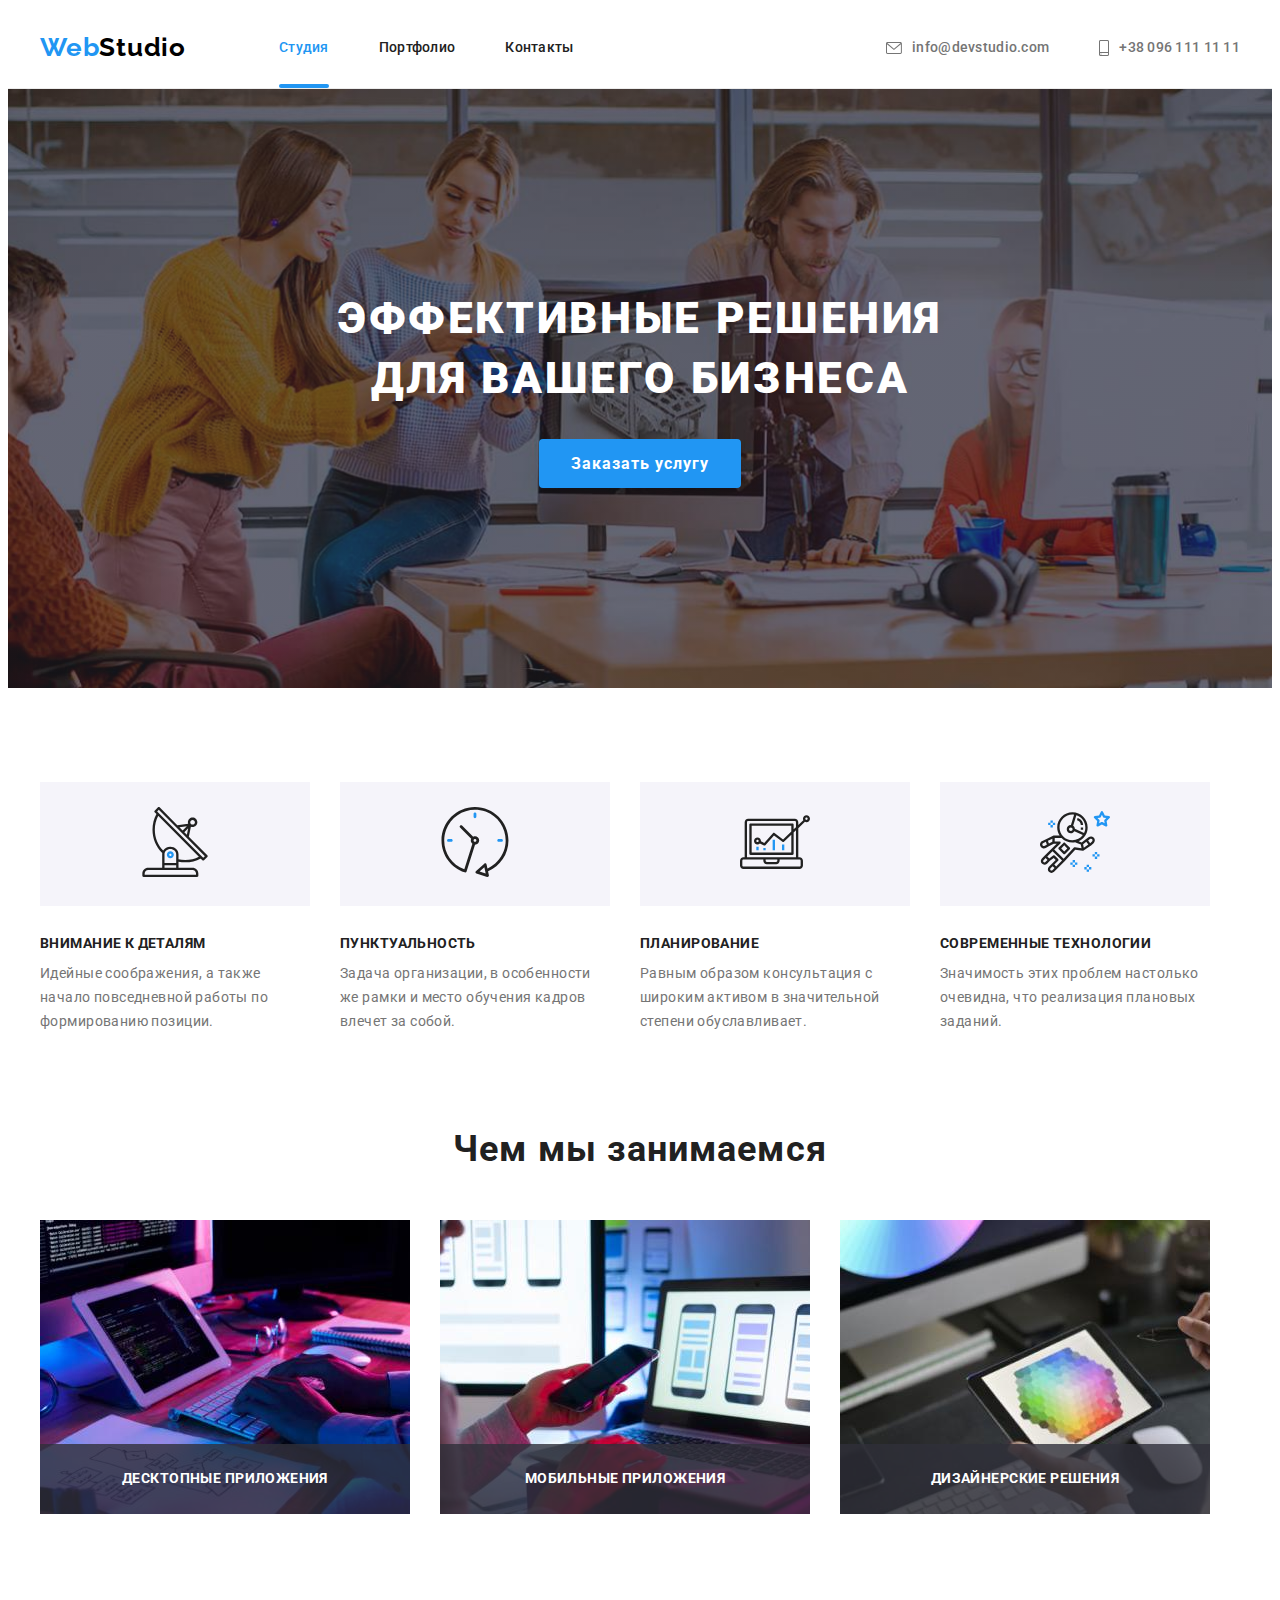
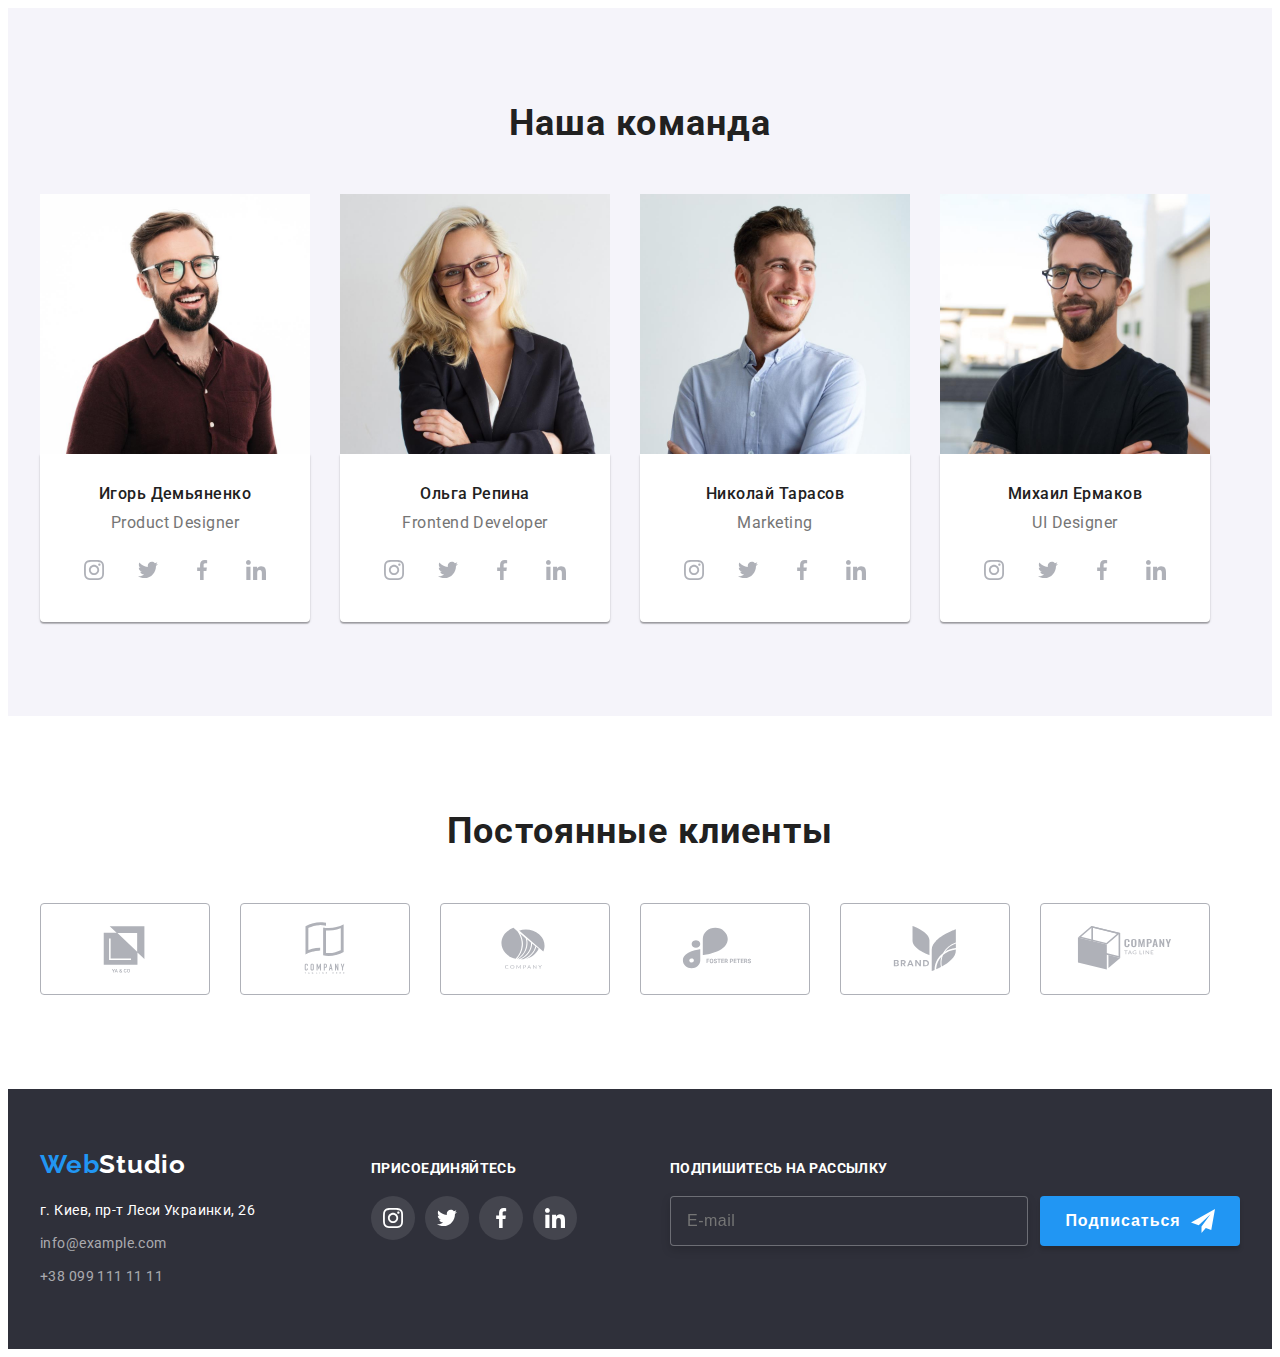
<file: index.html>
<!DOCTYPE html>
<html lang="ru">
  <head>
    <meta charset="UTF-8" />
    <meta http-equiv="X-UA-Compatible" content="IE=edge" />
    <meta name="viewport" content="width=device-width, initial-scale=1.0" />
    <title lang="en">WebStudio</title>
    <link rel="preconnect" href="https://fonts.googleapis.com" />
    <link rel="preconnect" href="https://fonts.gstatic.com" crossorigin />
    <link
      href="https://fonts.googleapis.com/css2?family=Raleway:wght@700&family=Roboto:wght@400;500;700;900&display=swap"
      rel="stylesheet"
    />
    <link
      rel="stylesheet"
      href="https://cdnjs.cloudflare.com/ajax/libs/modern-normalize/1.1.0/modern-normalize.min.css"
      integrity="sha512-wpPYUAdjBVSE4KJnH1VR1HeZfpl1ub8YT/NKx4PuQ5NmX2tKuGu6U/JRp5y+Y8XG2tV+wKQpNHVUX03MfMFn9Q=="
      crossorigin="anonymous"
      referrerpolicy="no-referrer"
    />
    <link rel="stylesheet" href="./css/main.min.css" />
  </head>
  <body>
    <header class="header">
      <div class="container header-container">
        <nav class="header-container__nav">
          <a class="logo header-container__logo link" href="#" lang="en"><span class="logo-first link">Web</span><span class="logo-second link">Studio</span></a>
          <ul class="list menu-list">
            <li class="menu-list__item"><a class="menu-list__link link current" href="#">Студия</a></li>
            <li class="menu-list__item"><a class="menu-list__link link" href="./portfolio.html">Портфолио</a></li>
            <li class="menu-list__item"><a class="menu-list__link link" href="#">Контакты</a></li>
          </ul>
        </nav>
        <ul class="list adress-list">
          <li class="adress-list__item">
            <a class="adress-list__link link" href="mailto:info@devstudio.com">
              <svg class="adress-list__icon" width="16" height="12">
                <use href="./images/icons.svg#icon-envelope"></use>
              </svg>info@devstudio.com
            </a>
          </li>
          <li class="adress-list__item">
            <a class="adress-list__link link" href="tel:+380961111111">
              <svg class="adress-list__icon" width="10" height="16">
                <use href="./images/icons.svg#icon-smartphone"></use>
              </svg>+38 096 111 11 11
            </a>
          </li>
        </ul>
      </div>
    </header>
    <main>
      <section class="hero">
        <div class="container">
          <h1 class="hero__main">Эффективные решения<br />для вашего бизнеса</h1>
          <button class="button hero__btn" type="button" data-modal-open>Заказать услугу</button>
        </div>
      </section>
      <section class="section">
        <div class="container">
          <h2 class="visually-hidden">Наши принцыпы</h2>
          <ul class="list advantage-list">
            <li class="advantage-list__item">
              <div class="advantage-list__icon">
                <svg width="70" height="70">
                  <use href="./images/icons.svg#icon-antenna"></use>
                </svg>
              </div>
              <h3 class="advantage-list__title link">Внимание к деталям</h3>
              <p class="advantage-list__text link">
                Идейные соображения, а также начало повседневной работы по
                формированию позиции.
              </p>
            </li>
            <li class="advantage-list__item">
              <div class="advantage-list__icon">
                <svg width="70" height="70">
                  <use href="./images/icons.svg#icon-clock"></use>
                </svg>
              </div>
              <h3 class="advantage-list__title link">Пунктуальность</h3>
              <p class="advantage-list__text link">
                Задача организации, в особенности же рамки и место обучения
                кадров влечет за собой.
              </p>
            </li>
            <li class="advantage-list__item">
              <div class="advantage-list__icon">
                <svg width="70" height="70">
                  <use href="./images/icons.svg#icon-diagram"></use>
                </svg>
              </div>
              <h3 class="advantage-list__title link">Планирование</h3>
              <p class="advantage-list__text link">
                Равным образом консультация с широким активом в значительной
                степени обуславливает.
              </p>
            </li>
            <li class="advantage-list__item">
              <div class="advantage-list__icon">
                <svg width="70" height="70">
                  <use href="./images/icons.svg#icon-astronaut"></use>
                </svg>
              </div>
              <h3 class="advantage-list__title link">Современные технологии</h3>
              <p class="advantage-list__text link">
                Значимость этих проблем настолько очевидна, что реализация
                плановых заданий.
              </p>
            </li>
          </ul>
        </div>
      </section>
      <section class="section works__section">
        <div class="container">
          <h2 class="works__title">Чем мы занимаемся</h2>
          <ul class="list works__list">
            <li class="works__item">
              <img src="./images/img1.jpg" alt="Работа на клавиатуре" width="370" height="294"/>
              <div class="works__desctop-text">
                <p class="works__text">Десктопные приложения</p>
              </div>
            </li>
            <li class="works__item">
              <img src="./images/img2.jpg" alt="Монитор" width="370" height="294"/>
              <div class="works__desctop-text">
                <p class="works__text">Мобильные приложения</p>
              </div>
            </li>
            <li class="works__item">
              <img src="./images/img3.jpg" alt="Планшет" width="370" height="294"/>
              <div class="works__desctop-text">
                <p class="works__text">Дизайнерские решения</p>
              </div>
            </li>
          </ul>
        </div>
      </section>
      <section class="section team__section">
        <div class="container">
          <h2 class="works__title">Наша команда</h2>
          <ul class="list team__list">
            <li class="team__item">
              <img src="./images/ИгорьДемьяненко.jpg" alt="Игорь Демьяненко" width="270" height="260"/>
              <div class="team__container">
                <h3 class="team__name">Игорь Демьяненко</h3>
                <p class="team__position" lang="en">Product Designer</p>
                <ul class="list social__list">
                  <li class="social__item">
                    <a href="" class="link social__link">
                      <svg class="social__icon" width="20" height="20">
                        <use href="./images/icons.svg#icon-instagram"></use>
                      </svg>
                    </a>
                  </li>
                  <li class="social__item">
                    <a href="" class="link social__link">
                      <svg class="social__icon" width="20" height="20">
                        <use href="./images/icons.svg#icon-twitter"></use>
                      </svg>
                    </a>
                  </li>
                  <li class="social__item">
                    <a href="" class="link social__link">
                      <svg class="social__icon" width="20" height="20">
                        <use href="./images/icons.svg#icon-facebook"></use>
                      </svg>
                    </a>
                  </li>
                  <li class="social__item">
                    <a href="" class="link social__link">
                      <svg class="social__icon" width="20" height="20">
                        <use href="./images/icons.svg#icon-linkedin"></use>
                      </svg>
                    </a>
                  </li>
                </ul>
              </div>
            </li>
            <li class="team__item">
              <img src="./images/ОльгаРепина.jpg" alt="Ольга Репина" width="270" height="260"/>
              <div class="team__container">
                <h3 class="team__name">Ольга Репина</h3>
                <p class="team__position" lang="en">Frontend Developer</p>
                <ul class="list social__list">
                  <li class="social__item">
                    <a href="" class="link social__link">
                      <svg class="social__icon" width="20" height="20">
                        <use href="./images/icons.svg#icon-instagram"></use>
                      </svg>
                    </a>
                  </li>
                  <li class="social__item">
                    <a href="" class="link social__link">
                      <svg class="social__icon" width="20" height="20">
                        <use href="./images/icons.svg#icon-twitter"></use>
                      </svg>
                    </a>
                  </li>
                  <li class="social__item">
                    <a href="" class="link social__link">
                      <svg class="social__icon" width="20" height="20">
                        <use href="./images/icons.svg#icon-facebook"></use>
                      </svg>
                    </a>
                  </li>
                  <li class="social__item">
                    <a href="" class="link social__link">
                      <svg class="social__icon" width="20" height="20">
                        <use href="./images/icons.svg#icon-linkedin"></use>
                      </svg>
                    </a>
                  </li>
                </ul>
              </div>
            </li>
            <li class="team__item">
              <img src="./images/НиколайТарасов.jpg" alt="Николай Тарасов" width="270" height="260"/>
              <div class="team__container">
                <h3 class="team__name">Николай Тарасов</h3>
                <p class="team__position" lang="en">Marketing</p>
                <ul class="list social__list">
                  <li class="social__item">
                    <a href="" class="link social__link">
                      <svg class="social__icon" width="20" height="20">
                        <use href="./images/icons.svg#icon-instagram"></use>
                      </svg>
                    </a>
                  </li>
                  <li class="social__item">
                    <a href="" class="link social__link">
                      <svg class="social__icon" width="20" height="20">
                        <use href="./images/icons.svg#icon-twitter"></use>
                      </svg>
                    </a>
                  </li>
                  <li class="social__item">
                    <a href="" class="link social__link">
                      <svg class="social__icon" width="20" height="20">
                        <use href="./images/icons.svg#icon-facebook"></use>
                      </svg>
                    </a>
                  </li>
                  <li class="social__item">
                    <a href="" class="link social__link">
                      <svg class="social__icon" width="20" height="20">
                        <use href="./images/icons.svg#icon-linkedin"></use>
                      </svg>
                    </a>
                  </li>
                </ul>
              </div>
            </li>
            <li class="team__item">
              <img src="./images/МихаилЕрмаков.jpg" alt="Михаил Ермаков" width="270" height="260"/>
              <div class="team__container">
                <h3 class="team__name">Михаил Ермаков</h3>
                <p class="team__position" lang="en">UI Designer</p>
                <ul class="list social__list">
                  <li class="social__item">
                    <a href="" class="link social__link">
                      <svg class="social__icon" width="20" height="20">
                        <use href="./images/icons.svg#icon-instagram"></use>
                      </svg>
                    </a>
                  </li>
                  <li class="social__item">
                    <a href="" class="link social__link">
                      <svg class="social__icon" width="20" height="20">
                        <use href="./images/icons.svg#icon-twitter"></use>
                      </svg>
                    </a>
                  </li>
                  <li class="social__item">
                    <a href="" class="link social__link">
                      <svg class="social__icon" width="20" height="20">
                        <use href="./images/icons.svg#icon-facebook"></use>
                      </svg>
                    </a>
                  </li>
                  <li class="social__item">
                    <a href="" class="link social__link">
                      <svg class="social__icon" width="20" height="20">
                        <use href="./images/icons.svg#icon-linkedin"></use>
                      </svg>
                    </a>
                  </li>
                </ul>
              </div>
            </li>
          </ul>
        </div>
      </section>
      <section class="section client__section">
        <div class="container">
          <h2 class="works__title">Постоянные клиенты</h2>
          <ul class="list client__list">
            <li class="client__item">
              <a href="" class="client__link">
                <svg class="client__icon" width="106" height="60">
                  <use href="./images/icons.svg#icon-Logo1"></use>
                </svg>
              </a>
            </li>
            <li class="client__item">
              <a href="" class="client__link">
                <svg class="client__icon" width="106" height="60">
                  <use href="./images/icons.svg#icon-Logo2"></use>
                </svg>
              </a>
            </li>
            <li class="client__item">
              <a href="" class="client__link">
                <svg class="client__icon" width="106" height="60">
                  <use href="./images/icons.svg#icon-Logo3"></use>
                </svg>
              </a>
            </li>
            <li class="client__item">
              <a href="" class="client__link">
                <svg class="client__icon" width="106" height="60">
                  <use href="./images/icons.svg#icon-Logo4"></use>
                </svg>
              </a>
            </li>
            <li class="client__item">
              <a href="" class="client__link">
                <svg class="client__icon" width="106" height="60">
                  <use href="./images/icons.svg#icon-Logo5"></use>
                </svg>
              </a>
            </li>
            <li class="client__item">
              <a href="" class="client__link">
                <svg class="client__icon" width="106" height="60">
                  <use href="./images/icons.svg#icon-Logo6"></use>
                </svg>
              </a>
            </li>
          </ul>
        </div>
      </section>
    </main>
    <footer class="footer">
      <div class="container footer__container">
        <div class="footer-address__container">
          <a class="logo footer-address__logo" href="./index.html" lang="en"><span class="logo-first">Web</span><span class="logo-third">Studio</span></a>
          <address class="footer-address__address">
            <ul class="footer-address__list list">
              <li class="footer-address__item">
                <a class="footer-address__maps link" href="https://goo.gl/maps/7NXjb8yNVrLGPsfN6" target="_blank" rel="noopener noreferrer">г. Киев, пр-т Леси Украинки, 26</a>
              </li>
              <li class="footer-address__item">
                <a class="footer-address__contacts link" href="mailto:info@example.com">info@example.com</a>
              </li>
              <li class="footer-address__item">
                <a class="footer-address__contacts link" href="tel:+380991111111">+38 099 111 11 11</a>
              </li>
            </ul>
          </address>
        </div>
        <div class="join-container">
          <p class="join-container__text">присоединяйтесь</p>
          <ul class="list join-container__list">
            <li class="join-container__item">
              <a href="" class="link join-container__link">
                <svg class="join-container__icon" width="20" height="20">
                  <use href="./images/icons.svg#icon-instagram"></use>
                </svg>
              </a>
            </li>
            <li class="join-container__item">
              <a href="" class="link join-container__link">
                <svg class="join-container__icon" width="20" height="20">
                  <use href="./images/icons.svg#icon-twitter"></use>
                </svg>
              </a>
            </li>
            <li class="join-container__item">
              <a href="" class="link join-container__link">
                <svg class="join-container__icon" width="20" height="20">
                  <use href="./images/icons.svg#icon-facebook"></use>
                </svg>
              </a>
            </li>
            <li class="join-container__item">
              <a href="" class="link join-container__link">
                <svg class="join-container__icon" width="20" height="20">
                  <use href="./images/icons.svg#icon-linkedin"></use>
                </svg>
              </a>
            </li>
          </ul>
        </div>
        <div class="mail-container">
          <p class="mail-container__text">Подпишитесь на рассылку</p>
          <form action="#" class="mail-container__form">
            <label class="mail-container__field">
              <input lang="en" class="mail-container__input" type="email" name="user-email" placeholder="E-mail"/>
            </label>
            <button class="mail-container__btn" type="submit">Подписаться
              <svg class="mail-container__icon" width="24" height="24">
                <use href="./images/icons.svg#icon-icon-send"></use>
              </svg>
            </button>
          </form>
        </div>
      </div>
    </footer>
    <div class="backdrop is-hidden" data-modal>
      <div class="modal">
        <button type="button" class="modal__btn" data-modal-close>
          <svg class="modal__close" width="18" height="18">
            <use href="./images/icons.svg#icon-close-black"></use>
          </svg>
        </button>
        <form action="#" class="modal__form">
          <p class="modal__head">Оставьте свои данные, мы вам перезвоним</p>
          <label class="modal__field">Имя
            <span class="model__wrapper">
              <input type="text" class="modal__input" name="user-name" required/>
              <svg class="modal__icon" width="18" height="18">
                <use href="./images/icons.svg#icon-person-black"></use>
              </svg>
            </span>
          </label>
          <label class="modal__field">Телефон
            <span class="model__wrapper">
              <input class="modal__input" type="tel" name="user-tel" required/>
              <svg class="modal__icon" width="18" height="18">
                <use href="./images/icons.svg#icon-phone-black"></use>
              </svg>
            </span>
          </label>
          <label class="modal__field">Почта
            <span class="model__wrapper">
              <input class="modal__input" type="email" name="user-email" required/>
              <svg class="modal__icon" width="18" height="18">
                <use href="./images/icons.svg#icon-email-black"></use>
              </svg>
            </span>
          </label>
          <label class="modal__field">Комментарий
            <textarea class="modal__messege" name="user-messege" placeholder="Введите текст"></textarea>
          </label>
          <input type="checkbox" id="accept-policy" class="modal__checkbox visually-hidden">
          <label for="accept-policy" class="modal__lable">
            Соглашаюсь с рассылкой и принимаю&nbsp;
            <a href="#" class="modal__link">Условия договора</a>
          </label>
          <button class="modal__button" type="submit">Отправить</button>
        </form>
      </div>
    </div>
    <script src="./js/modal.js"></script>
  </body>
</html>
</file>
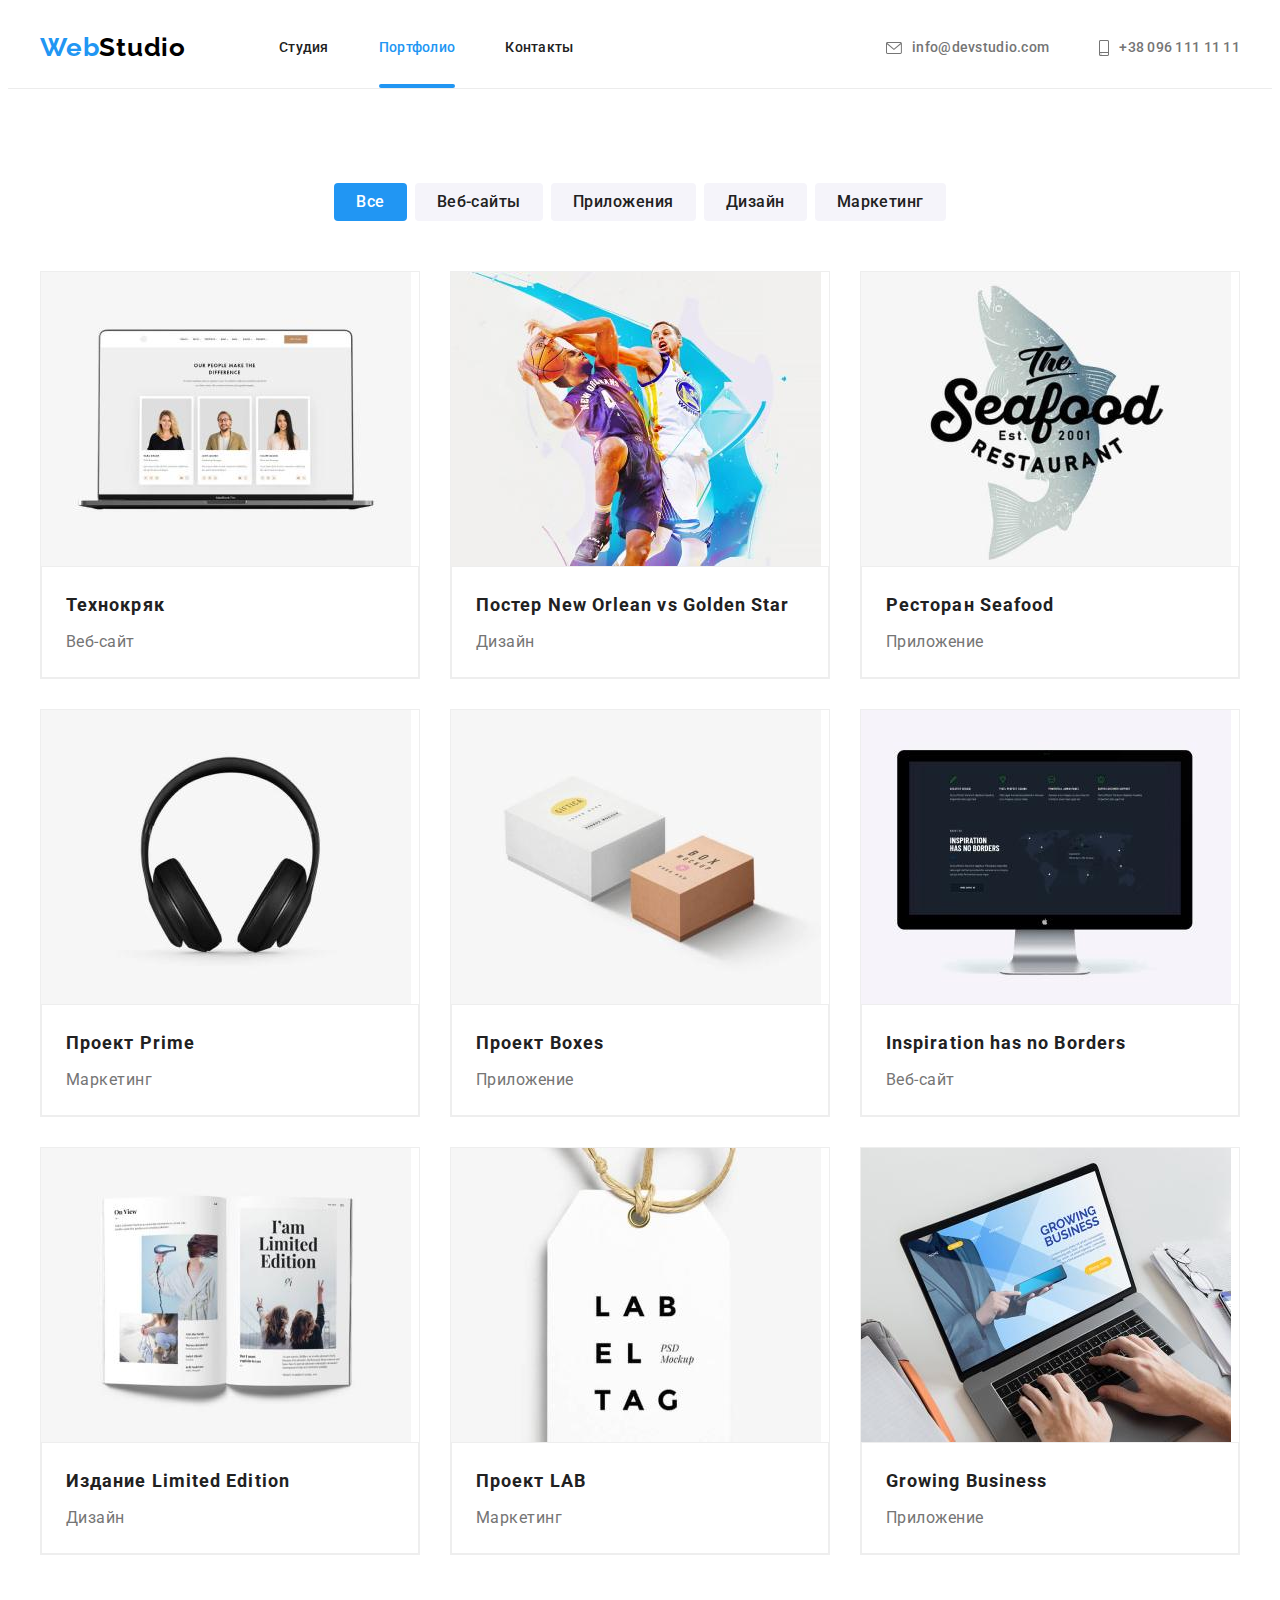
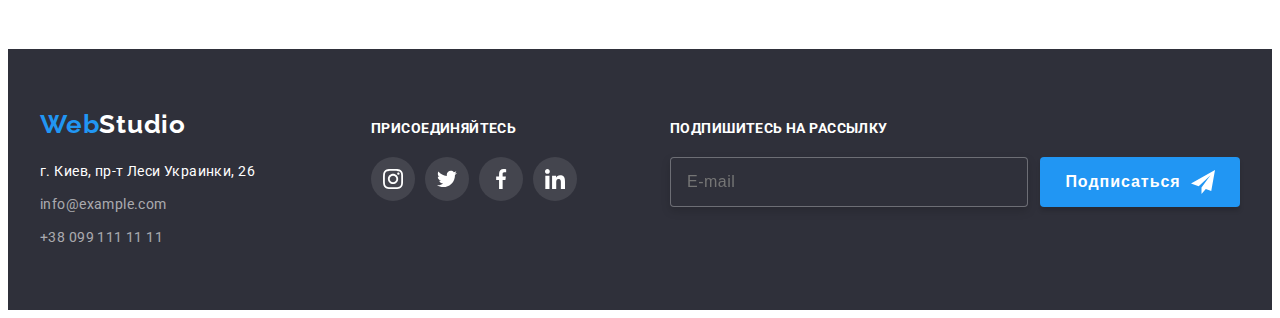
<file: portfolio.html>
<!DOCTYPE html>
<html lang="ru">
  <head>
    <meta charset="UTF-8" />
    <meta http-equiv="X-UA-Compatible" content="IE=edge" />
    <meta name="viewport" content="width=device-width, initial-scale=1.0" />
    <title lang="en">Portfolio</title>
    <link rel="preconnect" href="https://fonts.googleapis.com" />
    <link rel="preconnect" href="https://fonts.gstatic.com" crossorigin />
    <link
      href="https://fonts.googleapis.com/css2?family=Raleway:wght@700&family=Roboto:wght@400;500;700&display=swap"
      rel="stylesheet"
    />
    <link
      rel="stylesheet"
      href="https://cdnjs.cloudflare.com/ajax/libs/modern-normalize/1.1.0/modern-normalize.min.css"
      integrity="sha512-wpPYUAdjBVSE4KJnH1VR1HeZfpl1ub8YT/NKx4PuQ5NmX2tKuGu6U/JRp5y+Y8XG2tV+wKQpNHVUX03MfMFn9Q=="
      crossorigin="anonymous"
      referrerpolicy="no-referrer"
    />
    <link rel="stylesheet" href="./css/main.min.css" />
  </head>
  <body>
    <header class="header">
      <div class="container header-container">
        <nav class="header-container__nav">
          <a class="logo header-container__logo link" href="#" lang="en"><span class="logo-first link">Web</span><span class="logo-second link">Studio</span></a>
          <ul class="list menu-list">
            <li class="menu-list__item"><a class="menu-list__link link" href="./index.html">Студия</a></li>
            <li class="menu-list__item"><a class="menu-list__link link current" href="/">Портфолио</a></li>
            <li class="menu-list__item"><a class="menu-list__link link" href="#">Контакты</a></li>
          </ul>
        </nav>
        <ul class="list adress-list">
          <li class="adress-list__item">
            <a class="adress-list__link link" href="mailto:info@devstudio.com">
              <svg class="adress-list__icon" width="16" height="12">
                <use href="./images/icons.svg#icon-envelope"></use></svg>info@devstudio.com</a>
          </li>
          <li class="adress-list__item">
            <a class="adress-list__link link" href="tel:+380961111111">
              <svg class="adress-list__icon" width="10" height="16">
                <use href="./images/icons.svg#icon-smartphone"></use></svg>+38 096 111 11 11</a>
          </li>
        </ul>
      </div>
    </header>
    <main>
      <section class="section">
        <div class="container">
          <h1 class="visually-hidden" lang="en">filters</h1>
          <ul class="list filter__list">
            <li class="filter__item">
              <button class="button filter__button current" type="button">Все</button>
            </li>
            <li class="filter__item">
              <button class="button filter__button" type="button">Веб-сайты</button>
            </li>
            <li class="filter__item">
              <button class="button filter__button" type="button">Приложения</button>
            </li>
            <li class="filter__item">
              <button class="button filter__button" type="button">Дизайн</button>
            </li>
            <li class="filter__item">
              <button class="button filter__button" type="button">Маркетинг</button>
            </li>
          </ul>
          <ul class="list project__list">
            <li class="projects__item">
              <a class="link project__link" href="#">
                <div class="project__wrap">
                  <img src="./images/employees.jpg" alt="Технокряк" width="370" height="294" />
                  <div class="project__overlay">
                    <p class="project__text">
                      Технокряк это современная площадка распространения коронавируса. Компании
                      используют эту платформу для цифрового шпионажа и атак на защищённые сервера
                      конкурентов.
                    </p>
                  </div>
                </div>
                <div class="projects-container">
                  <h2 class="projects-title">Технокряк</h2>
                  <p class="project-text">Веб-сайт</p>
                </div>
              </a>
            </li>
            <li class="projects__item">
              <a class="link project__link" href="#">
                <div class="project__wrap">
                <img
                  src="./images/New_Orlean_vs_Golden_Star.jpg"
                  alt="Постер New Orlean vs Golden Star"
                  width="370"
                  height="294"
                />
                <div class="project__overlay">
                  <p class="project__text">
                    Технокряк это современная площадка распространения коронавируса. Компании
                    используют эту платформу для цифрового шпионажа и атак на защищённые сервера
                    конкурентов.
                  </p>
                </div>
              </div>
                <div class="projects-container">
                  <h2 class="projects-title">Постер New Orlean vs Golden Star</h2>
                  <p class="project-text">Дизайн</p>
                </div>
              </a>
            </li>
            <li class="projects__item">
              <a class="link project__link" href="#">
                <div class="project__wrap">
                <img src="./images/Seafood.jpg" alt="Ресторан Seafood" width="370" height="294" />
                <div class="project__overlay">
                  <p class="project__text">
                    Технокряк это современная площадка распространения коронавируса. Компании
                    используют эту платформу для цифрового шпионажа и атак на защищённые сервера
                    конкурентов.
                  </p>
                </div>
              </div>
              <div class="projects-container">
                  <h2 class="projects-title">Ресторан Seafood</h2>
                  <p class="project-text">Приложение</p>
                </div>
              </a>
            </li>
            <li class="projects__item">
              <a class="link project__link" href="#">
                <div class="project__wrap">
                <img src="./images/Prime.jpg" alt="Проект Prime" width="370" height="294" />
                <div class="project__overlay">
                  <p class="project__text">
                    Технокряк это современная площадка распространения коронавируса. Компании
                    используют эту платформу для цифрового шпионажа и атак на защищённые сервера
                    конкурентов.
                  </p>
                </div>
              </div>
              <div class="projects-container">
                  <h2 class="projects-title">Проект Prime</h2>
                  <p class="project-text">Маркетинг</p>
                </div>
              </a>
            </li>
            <li class="projects__item">
              <a class="link project__link" href="#">
                <div class="project__wrap">
                <img src="./images/Boxes.jpg" alt="Проект Boxes" width="370" height="294" />
                <div class="project__overlay">
                  <p class="project__text">
                    Технокряк это современная площадка распространения коронавируса. Компании
                    используют эту платформу для цифрового шпионажа и атак на защищённые сервера
                    конкурентов.
                  </p>
                </div>
              </div>
              <div class="projects-container">
                  <h2 class="projects-title">Проект Boxes</h2>
                  <p class="project-text">Приложение</p>
                </div>
              </a>
            </li>
            <li class="projects__item">
              <a class="link project__link" href="#">
                <div class="project__wrap">
                <img
                  src="./images/Inspiration.jpg"
                  alt="Inspiration has no Borders"
                  width="370"
                  height="294"
                />
                <div class="project__overlay">
                  <p class="project__text">
                    Технокряк это современная площадка распространения коронавируса. Компании
                    используют эту платформу для цифрового шпионажа и атак на защищённые сервера
                    конкурентов.
                  </p>
                </div>
              </div>
                <div class="projects-container">
                  <h2 class="projects-title" lang="en">Inspiration has no Borders</h2>
                  <p class="project-text">Веб-сайт</p>
                </div>
              </a>
            </li>
            <li class="projects__item">
              <a class="link project__link" href="#">
                <div class="project__wrap">
                <img
                  src="./images/Limited_Edition.jpg"
                  alt="Издание Limited Edition"
                  width="370"
                  height="294"
                />
                <div class="project__overlay">
                  <p class="project__text">
                    Технокряк это современная площадка распространения коронавируса. Компании
                    используют эту платформу для цифрового шпионажа и атак на защищённые сервера
                    конкурентов.
                  </p>
                </div>
              </div>
                <div class="projects-container">
                  <h2 class="projects-title">Издание Limited Edition</h2>
                  <p class="project-text">Дизайн</p>
                </div>
              </a>
            </li>
            <li class="projects__item">
              <a class="link project__link" href="#">
                <div class="project__wrap">
                <img src="./images/LAB.jpg" alt="Проект LAB" width="370" height="294" />
                <div class="project__overlay">
                  <p class="project__text">
                    Технокряк это современная площадка распространения коронавируса. Компании
                    используют эту платформу для цифрового шпионажа и атак на защищённые сервера
                    конкурентов.
                  </p>
                </div>
              </div>
                <div class="projects-container">
                  <h2 class="projects-title">Проект LAB</h2>
                  <p class="project-text">Маркетинг</p>
                </div>
              </a>
            </li>
            <li class="projects__item">
              <a class="link project__link" href="#">
                <div class="project__wrap">
                <img
                  src="./images/Growing_Business.jpg"
                  alt="Growing Business"
                  width="370"
                  height="294"
                />
                <div class="project__overlay">
                  <p class="project__text">
                    Технокряк это современная площадка распространения коронавируса. Компании
                    используют эту платформу для цифрового шпионажа и атак на защищённые сервера
                    конкурентов.
                  </p>
                </div>
              </div>
                <div class="projects-container">
                  <h2 class="projects-title" lang="en">Growing Business</h2>
                  <p class="project-text">Приложение</p>
                </div>
              </a>
            </li>
          </ul>
        </div>
      </section>
    </main>
    <footer class="footer">
      <div class="container footer__container">
        <div class="footer-address__container">
          <a class="logo footer-address__logo" href="./index.html" lang="en"><span class="logo-first">Web</span><span class="logo-third">Studio</span></a>
          <address class="footer-address__address">
            <ul class="footer-address__list list">
              <li class="footer-address__item">
                <a class="footer-address__maps link" href="https://goo.gl/maps/7NXjb8yNVrLGPsfN6" target="_blank" rel="noopener noreferrer">г. Киев, пр-т Леси Украинки, 26</a>
              </li>
              <li class="footer-address__item">
                <a class="footer-address__contacts link" href="mailto:info@example.com">info@example.com</a>
              </li>
              <li class="footer-address__item">
                <a class="footer-address__contacts link" href="tel:+380991111111">+38 099 111 11 11</a>
              </li>
            </ul>
          </address>
        </div>
        <div class="join-container">
          <p class="join-container__text">присоединяйтесь</p>
          <ul class="list join-container__list">
            <li class="join-container__item">
              <a href="" class="link join-container__link">
                <svg class="join-container__icon" width="20" height="20">
                  <use href="./images/icons.svg#icon-instagram"></use>
                </svg>
              </a>
            </li>
            <li class="join-container__item">
              <a href="" class="link join-container__link">
                <svg class="join-container__icon" width="20" height="20">
                  <use href="./images/icons.svg#icon-twitter"></use>
                </svg>
              </a>
            </li>
            <li class="join-container__item">
              <a href="" class="link join-container__link">
                <svg class="join-container__icon" width="20" height="20">
                  <use href="./images/icons.svg#icon-facebook"></use>
                </svg>
              </a>
            </li>
            <li class="join-container__item">
              <a href="" class="link join-container__link">
                <svg class="join-container__icon" width="20" height="20">
                  <use href="./images/icons.svg#icon-linkedin"></use>
                </svg>
              </a>
            </li>
          </ul>
        </div>
        <div class="mail-container">
          <p class="mail-container__text">Подпишитесь на рассылку</p>
          <form action="#" class="mail-container__form">
            <label class="mail-container__field">
              <input lang="en" class="mail-container__input" type="email" name="user-email" placeholder="E-mail"/>
            </label>
            <button class="mail-container__btn" type="submit">Подписаться
              <svg class="mail-container__icon" width="24" height="24">
                <use href="./images/icons.svg#icon-icon-send"></use>
              </svg>
            </button>
          </form>
        </div>
      </div>
    </footer>
  </body>
</html>
</file>
<file: css/main.min.css>
:root{--white-color: #ffffff;--header-title-color: #212121;--primary-text-color: #757575;--second-text-color: rgba(255, 255, 255, 0.6);--accent-color: #2196f3;--focus-hover-color: #188ce8;--first-accent-color: #000000;--about-us-color: #f5f4fa;--background-hero-footer-color: #2f303a}p,h1,h2,h3,h4,h5,h6{margin:0}ul{margin:0;padding:0}button{cursor:pointer}img{max-width:100%;height:auto;display:block}body{font-family:'Roboto', sans-serif}.container{width:1200px;padding-left:15px;padding-right:15px;margin-left:auto;margin-right:auto}.list{list-style:none}a{text-decoration:none}.section{padding-top:94px;padding-bottom:94px}.visually-hidden{position:absolute;clip:rect(0 0 0 0);width:1px;height:1px;margin:-1px}.backdrop{position:fixed;top:0;width:100vw;height:100vh;background-color:rgba(0,0,0,0.2);-webkit-transition:opacity 250ms cubic-bezier(0.4, 0, 0.2, 1);-o-transition:opacity 250ms cubic-bezier(0.4, 0, 0.2, 1);transition:opacity 250ms cubic-bezier(0.4, 0, 0.2, 1)}.backdrop.is-hidden{visibility:hidden;opacity:0;pointer-events:none}.modal{position:absolute;padding:40px;top:50%;left:50%;-webkit-transform:translate(-50%, -50%);-ms-transform:translate(-50%, -50%);transform:translate(-50%, -50%);width:528px;height:581px;background:#ffffff;-webkit-box-shadow:0px 1px 3px rgba(0,0,0,0.12),0px 1px 1px rgba(0,0,0,0.14),0px 2px 1px rgba(0,0,0,0.2);box-shadow:0px 1px 3px rgba(0,0,0,0.12),0px 1px 1px rgba(0,0,0,0.14),0px 2px 1px rgba(0,0,0,0.2);-webkit-border-radius:4px;border-radius:4px}.modal__form{display:-webkit-box;display:-webkit-flex;display:-ms-flexbox;display:flex;-webkit-box-orient:vertical;-webkit-box-direction:normal;-webkit-flex-direction:column;-ms-flex-direction:column;flex-direction:column}.modal__head{font-weight:700;font-size:20px;line-height:1.15;text-align:center;letter-spacing:0.03em;color:var(--header-title-color);margin-bottom:12px}.modal__field{margin-bottom:10px;font-weight:400;font-size:12px;line-height:1.17;letter-spacing:0.01em;color:var(--primary-text-color)}.model__wrapper{position:relative;display:block;margin-top:4px}.modal__input{width:100%;height:40px;padding-left:35px;border:1px solid rgba(33,33,33,0.2);-webkit-border-radius:4px;border-radius:4px;cursor:pointer;-webkit-transition:border-color 250ms cubic-bezier(0.4, 0, 0.2, 1);-o-transition:border-color 250ms cubic-bezier(0.4, 0, 0.2, 1);transition:border-color 250ms cubic-bezier(0.4, 0, 0.2, 1)}.modal__input:hover,.modal__input:focus{outline:none;border-color:var(--accent-color)}.modal__icon{position:absolute;top:50%;left:12px;-webkit-transform:translateY(-50%);-ms-transform:translateY(-50%);transform:translateY(-50%);fill:#212121;-webkit-transition:fill 250ms cubic-bezier(0.4, 0, 0.2, 1);-o-transition:fill 250ms cubic-bezier(0.4, 0, 0.2, 1);transition:fill 250ms cubic-bezier(0.4, 0, 0.2, 1)}.modal__input:hover+.modal__icon,.modal__input:focus+.modal__icon{fill:var(--accent-color)}.modal__messege{display:block;width:100%;height:120px;margin-top:4px;padding:12px 16px;border:1px solid rgba(33,33,33,0.2);-webkit-box-sizing:border-box;box-sizing:border-box;-webkit-border-radius:4px;border-radius:4px;resize:none;-webkit-transition:border-color 250ms cubic-bezier(0.4, 0, 0.2, 1);-o-transition:border-color 250ms cubic-bezier(0.4, 0, 0.2, 1);transition:border-color 250ms cubic-bezier(0.4, 0, 0.2, 1)}.modal__messege::-webkit-input-placeholder{color:rgba(117,117,117,0.5)}.modal__messege:-ms-input-placeholder{color:rgba(117,117,117,0.5)}.modal__messege::-ms-input-placeholder{color:rgba(117,117,117,0.5)}.modal__messege::placeholder{color:rgba(117,117,117,0.5)}.modal__messege:hover,.modal__messege:focus{outline:none;border-color:var(--accent-color)}.modal__checkbox:checked+.modal__lable::before{background-image:url(../images/iconcheck.svg);border:none}.modal__checkbox:focus+.modal__lable::before{border-color:var(--accent-color)}.modal__lable{display:-webkit-box;display:-webkit-flex;display:-ms-flexbox;display:flex;-webkit-box-align:center;-webkit-align-items:center;-ms-flex-align:center;align-items:center;-webkit-box-pack:center;-webkit-justify-content:center;-ms-flex-pack:center;justify-content:center;margin-top:20px;margin-bottom:30px;font-weight:400;font-size:14px;line-height:1.71;letter-spacing:0.03em;color:var(--primary-text-color)}.modal__lable::before{display:block;content:'';width:16px;height:15px;margin-right:7px;border:1px solid #212121;-webkit-border-radius:2px;border-radius:2px;cursor:pointer}.modal__link{font-weight:400;font-size:14px;line-height:1.71;letter-spacing:0.03em;-webkit-text-decoration-line:underline;text-decoration-line:underline;color:var(--accent-color)}.header-container__logo{margin-right:93px;padding-top:24px;padding-bottom:25px}.logo{font-family:Raleway, sans-serif;font-weight:700;font-size:26px;line-height:1.19;letter-spacing:0.03em}.logo-first{color:var(--accent-color)}.logo-second{color:var(--first-accent-color)}.footer-address__logo{display:block;margin-bottom:20px}.logo-third{font-family:Raleway;font-style:normal;font-weight:700;font-size:26px;line-height:1.19;letter-spacing:0.03em;color:var(--white-color)}.hero__btn{font-family:inherit;font-weight:700;font-size:16px;line-height:1.86;background-color:var(--accent-color);-webkit-box-align:center;-webkit-align-items:center;-ms-flex-align:center;align-items:center;text-align:center;letter-spacing:0.06em;color:var(--white-color);-webkit-box-shadow:0px 4px 4px rgba(0,0,0,0.15);box-shadow:0px 4px 4px rgba(0,0,0,0.15);-webkit-border-radius:4px;border-radius:4px;border:none;padding:10px 32px;margin-top:30px;-webkit-transition:color 250ms cubic-bezier(0.4, 0, 0.2, 1),background-color 250ms cubic-bezier(0.4, 0, 0.2, 1);-o-transition:color 250ms cubic-bezier(0.4, 0, 0.2, 1),background-color 250ms cubic-bezier(0.4, 0, 0.2, 1);transition:color 250ms cubic-bezier(0.4, 0, 0.2, 1),background-color 250ms cubic-bezier(0.4, 0, 0.2, 1)}.hero__btn:hover,.hero__btn:focus{color:var(--white-color);background-color:var(--focus-hover-color)}.modal__btn{position:absolute;top:8px;right:8px;width:30px;height:30px;border:1px solid rgba(0,0,0,0.1);background-color:#ffffff;-webkit-border-radius:50%;border-radius:50%;display:-webkit-box;display:-webkit-flex;display:-ms-flexbox;display:flex;-webkit-box-align:center;-webkit-align-items:center;-ms-flex-align:center;align-items:center;-webkit-box-pack:center;-webkit-justify-content:center;-ms-flex-pack:center;justify-content:center;-webkit-transition:color 250ms cubic-bezier(0.4, 0, 0.2, 1);-o-transition:color 250ms cubic-bezier(0.4, 0, 0.2, 1);transition:color 250ms cubic-bezier(0.4, 0, 0.2, 1)}.modal__btn:hover,.modal__btn:focus{color:var(--accent-color)}.modal__close{fill:currentColor}.modal__button{-webkit-align-self:center;-ms-flex-item-align:center;-ms-grid-row-align:center;align-self:center;font-family:inherit;font-weight:700;font-size:16px;line-height:1.86;background-color:var(--accent-color);-webkit-box-align:center;-webkit-align-items:center;-ms-flex-align:center;align-items:center;text-align:center;letter-spacing:0.06em;color:var(--white-color);-webkit-box-shadow:0px 4px 4px rgba(0,0,0,0.15);box-shadow:0px 4px 4px rgba(0,0,0,0.15);-webkit-border-radius:4px;border-radius:4px;border:none;padding:10px 55px;-webkit-transition:color 250ms cubic-bezier(0.4, 0, 0.2, 1),background-color 250ms cubic-bezier(0.4, 0, 0.2, 1);-o-transition:color 250ms cubic-bezier(0.4, 0, 0.2, 1),background-color 250ms cubic-bezier(0.4, 0, 0.2, 1);transition:color 250ms cubic-bezier(0.4, 0, 0.2, 1),background-color 250ms cubic-bezier(0.4, 0, 0.2, 1)}.header{border-bottom:1px solid #ececec}.header-container{display:-webkit-box;display:-webkit-flex;display:-ms-flexbox;display:flex;-webkit-box-align:center;-webkit-align-items:center;-ms-flex-align:center;align-items:center}.header-container__nav{display:-webkit-box;display:-webkit-flex;display:-ms-flexbox;display:flex;-webkit-box-align:center;-webkit-align-items:center;-ms-flex-align:center;align-items:center}.menu-list{display:-webkit-box;display:-webkit-flex;display:-ms-flexbox;display:flex}.menu-list__item{display:-webkit-box;display:-webkit-flex;display:-ms-flexbox;display:flex}.menu-list__item:not(:last-child){margin-right:50px}.menu-list__link{position:relative}.menu-list__link.current{color:var(--accent-color)}.menu-list__link.current::after{content:'';width:100%;height:4px;position:absolute;display:block;bottom:-32px;background-color:#2196f3;-webkit-border-radius:2px;border-radius:2px}.menu-list__link{font-weight:500;font-size:14px;line-height:1.14;letter-spacing:0.02em;color:var(--header-title-color);-webkit-transition:color 250ms cubic-bezier(0.4, 0, 0.2, 1);-o-transition:color 250ms cubic-bezier(0.4, 0, 0.2, 1);transition:color 250ms cubic-bezier(0.4, 0, 0.2, 1)}.menu-list__link:hover,.menu-list__link:focus{color:var(--accent-color)}.adress-list{display:-webkit-box;display:-webkit-flex;display:-ms-flexbox;display:flex;margin-left:auto}.adress-list__item:not(:first-child){margin-left:50px}.adress-list__link{font-weight:500;font-size:14px;line-height:1.14;letter-spacing:0.02em;color:var(--primary-text-color);display:-webkit-box;display:-webkit-flex;display:-ms-flexbox;display:flex;-webkit-box-align:center;-webkit-align-items:center;-ms-flex-align:center;align-items:center;-webkit-transition:color 250ms cubic-bezier(0.4, 0, 0.2, 1);-o-transition:color 250ms cubic-bezier(0.4, 0, 0.2, 1);transition:color 250ms cubic-bezier(0.4, 0, 0.2, 1)}.adress-list__link:focus,.adress-list__link:hover{color:var(--accent-color)}.adress-list__link:focus .adress-list__icon,.adress-list__link:hover .adress-list__icon{fill:var(--accent-color)}.adress-list__icon{fill:var(--primary-text-color);margin-right:10px;-webkit-transition:fill 250ms cubic-bezier(0.4, 0, 0.2, 1);-o-transition:fill 250ms cubic-bezier(0.4, 0, 0.2, 1);transition:fill 250ms cubic-bezier(0.4, 0, 0.2, 1)}.hero{background-color:var(--background-hero-footer-color);padding-top:200px;padding-bottom:200px;text-align:center;background-image:-webkit-gradient(linear, left top, left bottom, from(rgba(47,48,58,0.4)), to(rgba(47,48,58,0.4))),url(../images/overlay.jpg);background-image:-webkit-linear-gradient(rgba(47,48,58,0.4), rgba(47,48,58,0.4)),url(../images/overlay.jpg);background-image:-o-linear-gradient(rgba(47,48,58,0.4), rgba(47,48,58,0.4)),url(../images/overlay.jpg);background-image:linear-gradient(rgba(47,48,58,0.4), rgba(47,48,58,0.4)),url(../images/overlay.jpg);background-repeat:no-repeat;-webkit-background-size:cover;background-size:cover;background-position:center;max-width:1600px;margin:0 auto}.hero__main{font-weight:900;font-size:44px;line-height:1.36;letter-spacing:0.06em;text-transform:uppercase;color:var(--white-color);text-align:center;letter-spacing:0.06em;text-transform:uppercase}.advantage-list{display:-webkit-box;display:-webkit-flex;display:-ms-flexbox;display:flex}.advantage-list__item{width:270px}.advantage-list__item:not(:last-child){margin-right:30px}.advantage-list__icon{padding-top:25px;padding-bottom:25px;background-color:#f5f4fa;text-align:center}.advantage-list__title{font-weight:700;font-size:14px;line-height:1.14;letter-spacing:0.03em;text-transform:uppercase;color:var(--header-title-color);margin-top:30px;margin-bottom:10px}.advantage-list__text{font-size:14px;line-height:1.71;letter-spacing:0.03em;color:var(--primary-text-color)}.works__section{padding-top:0}.works__title{font-weight:700;font-size:36px;line-height:1.17;text-align:center;letter-spacing:0.03em;color:var(--header-title-color);margin-bottom:50px}.works__list{display:-webkit-box;display:-webkit-flex;display:-ms-flexbox;display:flex}.works__item:not(:last-child){margin-right:30px}.works__item{position:relative}.works__desctop-text{position:absolute;bottom:0;width:100%;height:70px;background-color:rgba(47,48,58,0.8);display:-webkit-box;display:-webkit-flex;display:-ms-flexbox;display:flex;-webkit-box-pack:center;-webkit-justify-content:center;-ms-flex-pack:center;justify-content:center;-webkit-box-align:center;-webkit-align-items:center;-ms-flex-align:center;align-items:center}.works__text{font-weight:700;font-size:14px;line-height:1.14;text-align:center;letter-spacing:0.03em;text-transform:uppercase;color:var(--white-color)}.team__section{background-color:var(--about-us-color)}.team__list{display:-webkit-box;display:-webkit-flex;display:-ms-flexbox;display:flex}.team__item:not(:last-child){margin-right:30px}.team__container{background-color:var(--white-color);-webkit-box-shadow:0px 1px 3px rgba(0,0,0,0.12),0px 1px 1px rgba(0,0,0,0.14),0px 2px 1px rgba(0,0,0,0.2);box-shadow:0px 1px 3px rgba(0,0,0,0.12),0px 1px 1px rgba(0,0,0,0.14),0px 2px 1px rgba(0,0,0,0.2);-webkit-border-radius:0px 0px 4px 4px;border-radius:0px 0px 4px 4px;padding-top:30px;padding-bottom:30px}.team__name{font-weight:500;font-size:16px;line-height:1.19;text-align:center;letter-spacing:0.03em;color:var(--header-title-color)}.team__position{font-size:16px;line-height:1.19;text-align:center;letter-spacing:0.03em;color:var(--primary-text-color);margin-top:10px;margin-bottom:16px}.social__list{display:-webkit-box;display:-webkit-flex;display:-ms-flexbox;display:flex;-webkit-box-pack:center;-webkit-justify-content:center;-ms-flex-pack:center;justify-content:center}.social__item{width:44px;height:44px}.social__item:not(:last-child){margin-right:10px}.social__link{width:100%;height:100%;background-color:var(--white-color);-webkit-border-radius:50%;border-radius:50%;display:-webkit-box;display:-webkit-flex;display:-ms-flexbox;display:flex;-webkit-box-align:center;-webkit-align-items:center;-ms-flex-align:center;align-items:center;-webkit-box-pack:center;-webkit-justify-content:center;-ms-flex-pack:center;justify-content:center;-webkit-transition:background-color 250ms cubic-bezier(0.4, 0, 0.2, 1);-o-transition:background-color 250ms cubic-bezier(0.4, 0, 0.2, 1);transition:background-color 250ms cubic-bezier(0.4, 0, 0.2, 1)}.social__link:hover,.social__link:focus{background-color:var(--accent-color)}.social__link:hover .social__icon,.social__link:focus .social__icon{fill:var(--white-color)}.social__icon{fill:#afb1b8;-webkit-transition:fill 250ms cubic-bezier(0.4, 0, 0.2, 1);-o-transition:fill 250ms cubic-bezier(0.4, 0, 0.2, 1);transition:fill 250ms cubic-bezier(0.4, 0, 0.2, 1)}.client__list{display:-webkit-box;display:-webkit-flex;display:-ms-flexbox;display:flex}.client__item:not(:last-child){margin-right:30px}.client__link{width:170px;height:92px;border:1px solid #afb1b8;-webkit-box-sizing:border-box;box-sizing:border-box;-webkit-border-radius:4px;border-radius:4px;display:block;display:-webkit-box;display:-webkit-flex;display:-ms-flexbox;display:flex;-webkit-box-align:center;-webkit-align-items:center;-ms-flex-align:center;align-items:center;-webkit-box-pack:center;-webkit-justify-content:center;-ms-flex-pack:center;justify-content:center;-webkit-transition:border 250ms cubic-bezier(0.4, 0, 0.2, 1);-o-transition:border 250ms cubic-bezier(0.4, 0, 0.2, 1);transition:border 250ms cubic-bezier(0.4, 0, 0.2, 1)}.client__link:hover,.client__link:focus{border:1px solid #2196f3}.client__link:hover .client__icon,.client__link:focus .client__icon{fill:var(--accent-color)}.client__icon{fill:#afb1b8;-webkit-transition:fill 250ms cubic-bezier(0.4, 0, 0.2, 1);-o-transition:fill 250ms cubic-bezier(0.4, 0, 0.2, 1);transition:fill 250ms cubic-bezier(0.4, 0, 0.2, 1)}.footer{padding-top:60px;padding-bottom:60px;background-color:var(--background-hero-footer-color)}.footer__container{-webkit-box-align:baseline;-webkit-align-items:baseline;-ms-flex-align:baseline;align-items:baseline;display:-webkit-box;display:-webkit-flex;display:-ms-flexbox;display:flex}.footer-address__container{-webkit-box-flex:1;-webkit-flex-grow:1;-ms-flex-positive:1;flex-grow:1;margin-right:70px}.footer-address__item:not(:last-child){margin-bottom:9px}.footer-address__maps{font-style:normal;font-size:14px;line-height:1.71;letter-spacing:0.03em;color:var(--white-color)}.footer-address__contacts{font-style:normal;font-size:14px;line-height:1.71;letter-spacing:0.03em;color:var(--second-text-color)}.join-container{margin-right:93px}.join-container__text{font-style:normal;font-weight:700;font-size:14px;line-height:1.14;letter-spacing:0.03em;text-transform:uppercase;color:var(--white-color);margin-bottom:20px}.join-container__list{display:-webkit-box;display:-webkit-flex;display:-ms-flexbox;display:flex;-webkit-box-pack:center;-webkit-justify-content:center;-ms-flex-pack:center;justify-content:center}.join-container__item{width:44px;height:44px}.join-container__item:not(:last-child){margin-right:10px}.join-container__link{width:100%;height:100%;background-color:rgba(255,255,255,0.1);-webkit-border-radius:50%;border-radius:50%;display:block;display:-webkit-box;display:-webkit-flex;display:-ms-flexbox;display:flex;-webkit-box-align:center;-webkit-align-items:center;-ms-flex-align:center;align-items:center;-webkit-box-pack:center;-webkit-justify-content:center;-ms-flex-pack:center;justify-content:center;-webkit-transition:background-color 250ms cubic-bezier(0.4, 0, 0.2, 1);-o-transition:background-color 250ms cubic-bezier(0.4, 0, 0.2, 1);transition:background-color 250ms cubic-bezier(0.4, 0, 0.2, 1)}.join-container__link:hover,.join-container__link:focus{background-color:var(--accent-color)}.join-container__link:hover .connect-icon,.join-container__link:focus .connect-icon{fill:var(--white-color)}.join-container__icon{fill:#ffffff;-webkit-transition:fill 250ms cubic-bezier(0.4, 0, 0.2, 1);-o-transition:fill 250ms cubic-bezier(0.4, 0, 0.2, 1);transition:fill 250ms cubic-bezier(0.4, 0, 0.2, 1)}.mail-container__text{font-weight:700;font-size:14px;line-height:1.14;letter-spacing:0.03em;text-transform:uppercase;color:var(--white-color)}.mail-container__form{display:-webkit-box;display:-webkit-flex;display:-ms-flexbox;display:flex;-webkit-box-align:end;-webkit-align-items:flex-end;-ms-flex-align:end;align-items:flex-end}.mail-container__field{display:-webkit-box;display:-webkit-flex;display:-ms-flexbox;display:flex;-webkit-box-orient:vertical;-webkit-box-direction:normal;-webkit-flex-direction:column;-ms-flex-direction:column;flex-direction:column}.mail-container__input{width:358px;height:50px;padding-left:16px;padding-top:15px;padding-bottom:15px;margin-top:20px;margin-right:12px;font-weight:normal;font-size:16px;line-height:1.25;letter-spacing:0.03em;color:rgba(255,255,255,0.6);background-color:var(--background-hero-footer-color);border:1px solid rgba(255,255,255,0.3);-webkit-box-sizing:border-box;box-sizing:border-box;-webkit-filter:drop-shadow(0px 4px 4px rgba(0,0,0,0.15));filter:drop-shadow(0px 4px 4px rgba(0,0,0,0.15));-webkit-border-radius:4px;border-radius:4px;cursor:pointer;-webkit-transition:border-color 250ms cubic-bezier(0.4, 0, 0.2, 1);-o-transition:border-color 250ms cubic-bezier(0.4, 0, 0.2, 1);transition:border-color 250ms cubic-bezier(0.4, 0, 0.2, 1)}.mail-container__input:hover,.mail-container__input:focus{outline:none;border-color:var(--accent-color)}.mail-container__btn{display:-webkit-box;display:-webkit-flex;display:-ms-flexbox;display:flex;-webkit-box-align:center;-webkit-align-items:center;-ms-flex-align:center;align-items:center;-webkit-box-pack:center;-webkit-justify-content:center;-ms-flex-pack:center;justify-content:center;width:200px;height:50px;font-weight:700;font-size:16px;line-height:1.88;letter-spacing:0.06em;background-color:var(--accent-color);color:var(--white-color);-webkit-box-shadow:0px 4px 4px rgba(0,0,0,0.15);box-shadow:0px 4px 4px rgba(0,0,0,0.15);-webkit-border-radius:4px;border-radius:4px;border:none;-webkit-transition:color 250ms cubic-bezier(0.4, 0, 0.2, 1),background-color 250ms cubic-bezier(0.4, 0, 0.2, 1);-o-transition:color 250ms cubic-bezier(0.4, 0, 0.2, 1),background-color 250ms cubic-bezier(0.4, 0, 0.2, 1);transition:color 250ms cubic-bezier(0.4, 0, 0.2, 1),background-color 250ms cubic-bezier(0.4, 0, 0.2, 1)}.mail-container__btn:hover,.mail-container__btn:focus{color:var(--white-color);background-color:var(--focus-hover-color)}.mail-container__icon{margin-left:10px;fill:#ffffff;-webkit-transition:fill 250ms cubic-bezier(0.4, 0, 0.2, 1);-o-transition:fill 250ms cubic-bezier(0.4, 0, 0.2, 1);transition:fill 250ms cubic-bezier(0.4, 0, 0.2, 1)}.filter__list{margin-bottom:50px;display:-webkit-box;display:-webkit-flex;display:-ms-flexbox;display:flex;-webkit-box-pack:center;-webkit-justify-content:center;-ms-flex-pack:center;justify-content:center}.filter__item:not(:last-child){margin-right:8px}.filter__button{font-family:inherit;font-weight:500;font-size:16px;line-height:1.63;text-align:center;letter-spacing:0.03em;color:var(--header-title-color);cursor:pointer;background-color:var(--about-us-color);-webkit-border-radius:4px;border-radius:4px;border:none;padding:6px 22px;-webkit-transition:color 250ms cubic-bezier(0.4, 0, 0.2, 1),background-color 250ms cubic-bezier(0.4, 0, 0.2, 1),-webkit-box-shadow 250ms cubic-bezier(0.4, 0, 0.2, 1);transition:color 250ms cubic-bezier(0.4, 0, 0.2, 1),background-color 250ms cubic-bezier(0.4, 0, 0.2, 1),-webkit-box-shadow 250ms cubic-bezier(0.4, 0, 0.2, 1);-o-transition:color 250ms cubic-bezier(0.4, 0, 0.2, 1),background-color 250ms cubic-bezier(0.4, 0, 0.2, 1),box-shadow 250ms cubic-bezier(0.4, 0, 0.2, 1);transition:color 250ms cubic-bezier(0.4, 0, 0.2, 1),background-color 250ms cubic-bezier(0.4, 0, 0.2, 1),box-shadow 250ms cubic-bezier(0.4, 0, 0.2, 1);transition:color 250ms cubic-bezier(0.4, 0, 0.2, 1),background-color 250ms cubic-bezier(0.4, 0, 0.2, 1),box-shadow 250ms cubic-bezier(0.4, 0, 0.2, 1),-webkit-box-shadow 250ms cubic-bezier(0.4, 0, 0.2, 1)}.filter__button:hover,.filter__button:focus{color:var(--white-color);background-color:var(--accent-color);-webkit-box-shadow:0px 3px 1px rgba(0,0,0,0.1),0px 1px 2px rgba(0,0,0,0.08),0px 2px 2px rgba(0,0,0,0.12);box-shadow:0px 3px 1px rgba(0,0,0,0.1),0px 1px 2px rgba(0,0,0,0.08),0px 2px 2px rgba(0,0,0,0.12);-webkit-border-radius:4px;border-radius:4px}.filter__button.current{color:var(--white-color);background-color:var(--accent-color)}.project__list{display:-webkit-box;display:-webkit-flex;display:-ms-flexbox;display:flex;-webkit-flex-wrap:wrap;-ms-flex-wrap:wrap;flex-wrap:wrap;margin-left:-30px;margin-bottom:-30px}.projects__item{width:370px;-webkit-flex-basis:-webkit-calc(100% / 3 - 30px);-ms-flex-preferred-size:calc(100% / 3 - 30px);flex-basis:calc(100% / 3 - 30px);margin-left:30px;margin-bottom:30px}.projects__item:hover .project__overlay{-webkit-transform:translateY(0);-ms-transform:translateY(0);transform:translateY(0)}.project__link{display:block;width:100%;background:#ffffff;border:1px solid #eeeeee;-webkit-box-sizing:border-box;box-sizing:border-box;-webkit-transition:-webkit-box-shadow 250ms cubic-bezier(0.4, 0, 0.2, 1);transition:-webkit-box-shadow 250ms cubic-bezier(0.4, 0, 0.2, 1);-o-transition:box-shadow 250ms cubic-bezier(0.4, 0, 0.2, 1);transition:box-shadow 250ms cubic-bezier(0.4, 0, 0.2, 1);transition:box-shadow 250ms cubic-bezier(0.4, 0, 0.2, 1), -webkit-box-shadow 250ms cubic-bezier(0.4, 0, 0.2, 1)}.project__link:hover,.project__link:focus{-webkit-box-shadow:0px 1px 1px rgba(0,0,0,0.12),0px 4px 4px rgba(0,0,0,0.06),1px 4px 6px rgba(0,0,0,0.16);box-shadow:0px 1px 1px rgba(0,0,0,0.12),0px 4px 4px rgba(0,0,0,0.06),1px 4px 6px rgba(0,0,0,0.16)}.project__wrap{position:relative;overflow:hidden}.projects-container{padding-top:20px;padding-left:24px;padding-right:24px;padding-bottom:20px;border:1px solid #eeeeee}.projects-title{font-weight:700;font-size:18px;line-height:2;letter-spacing:0.06em;color:var(--header-title-color)}.project-text{font-size:16px;line-height:1.88;letter-spacing:0.03em;color:var(--primary-text-color);margin-top:4px}.project__overlay{position:absolute;top:0;left:0;width:100%;height:100%;display:-webkit-box;display:-webkit-flex;display:-ms-flexbox;display:flex;-webkit-box-align:center;-webkit-align-items:center;-ms-flex-align:center;align-items:center;-webkit-box-pack:center;-webkit-justify-content:center;-ms-flex-pack:center;justify-content:center;padding-left:24px;padding-right:24px;background-color:rgba(33,150,243,0.9);-webkit-transition:-webkit-transform 250ms cubic-bezier(0.4, 0, 0.2, 1);transition:-webkit-transform 250ms cubic-bezier(0.4, 0, 0.2, 1);-o-transition:transform 250ms cubic-bezier(0.4, 0, 0.2, 1);transition:transform 250ms cubic-bezier(0.4, 0, 0.2, 1);transition:transform 250ms cubic-bezier(0.4, 0, 0.2, 1), -webkit-transform 250ms cubic-bezier(0.4, 0, 0.2, 1);-webkit-transform:translateY(100%);-ms-transform:translateY(100%);transform:translateY(100%)}.project__text{font-weight:400;font-size:18px;line-height:1.56;letter-spacing:0.03em;color:var(--white-color)}
/*# sourceMappingURL=main.min.css.map */
</file>
